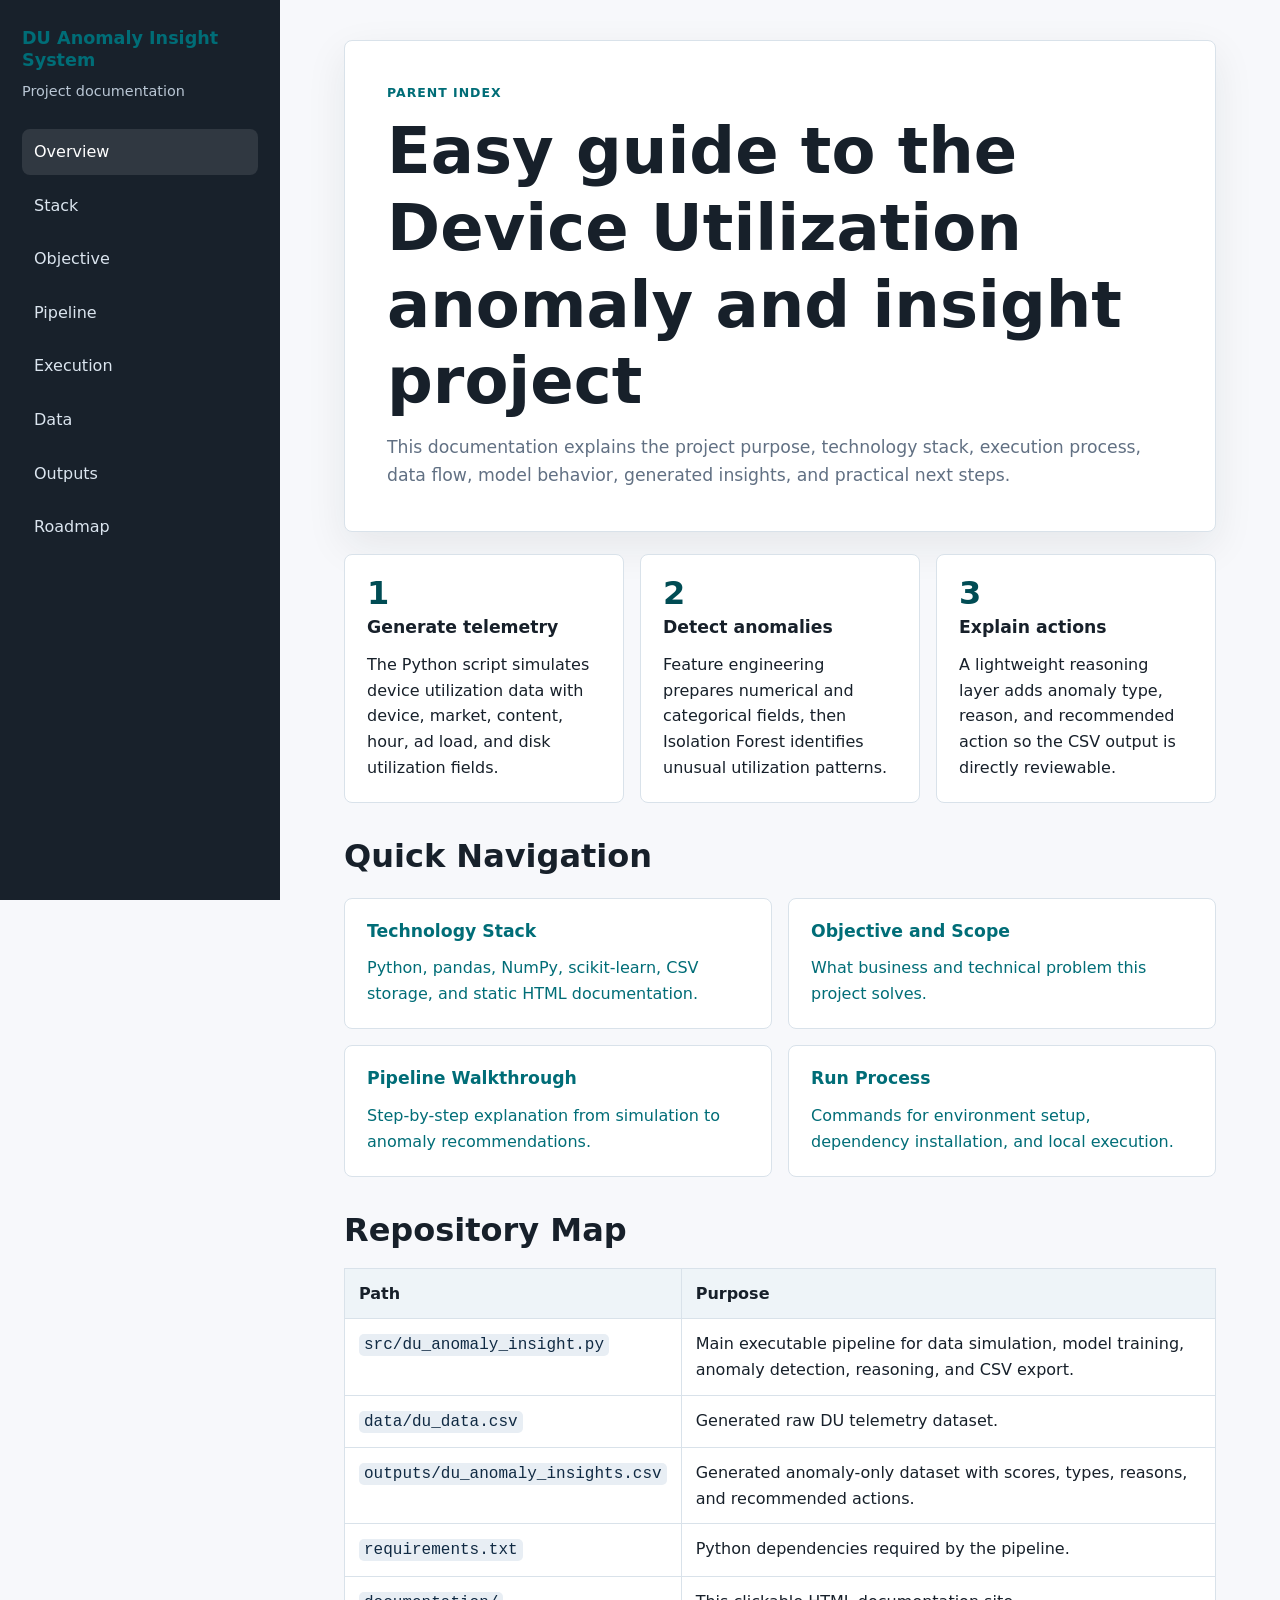
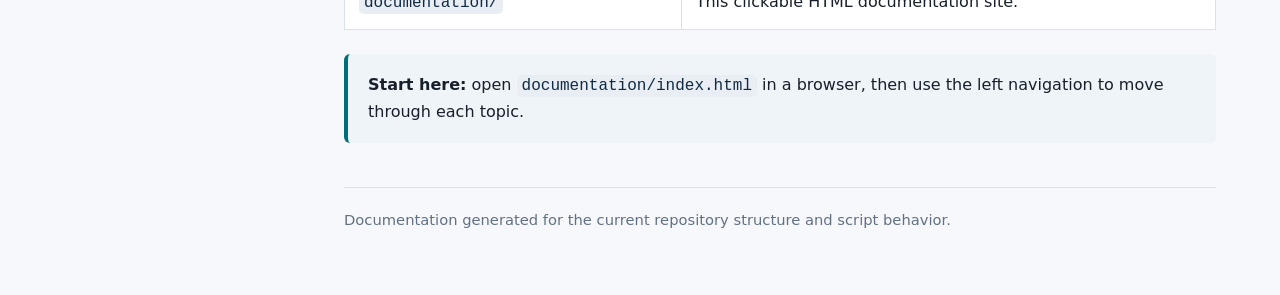
<file: documentation/index.html>
<!doctype html>
<html lang="en">
  <head>
    <meta charset="utf-8">
    <meta name="viewport" content="width=device-width, initial-scale=1">
    <title>Device Anomaly Insight System Documentation</title>
    <link rel="stylesheet" href="assets/styles.css">
  </head>
  <body>
    <div class="shell">
      <aside class="sidebar">
        <a class="brand" href="index.html">
          <strong>DU Anomaly Insight System</strong>
          <span>Project documentation</span>
        </a>
        <nav class="nav" aria-label="Documentation">
          <a class="active" href="index.html">Overview</a>
          <a href="stack.html">Stack</a>
          <a href="objective.html">Objective</a>
          <a href="pipeline.html">Pipeline</a>
          <a href="execution.html">Execution</a>
          <a href="data.html">Data</a>
          <a href="outputs.html">Outputs</a>
          <a href="roadmap.html">Roadmap</a>
        </nav>
      </aside>

      <main class="content">
        <section class="hero">
          <p class="eyebrow">Parent index</p>
          <h1>Easy guide to the Device Utilization anomaly and insight project</h1>
          <p class="lead">
            This documentation explains the project purpose, technology stack, execution process,
            data flow, model behavior, generated insights, and practical next steps.
          </p>
        </section>

        <section class="grid three">
          <article class="card">
            <span class="metric">1</span>
            <h3>Generate telemetry</h3>
            <p>The Python script simulates device utilization data with device, market, content, hour, ad load, and disk utilization fields.</p>
          </article>
          <article class="card">
            <span class="metric">2</span>
            <h3>Detect anomalies</h3>
            <p>Feature engineering prepares numerical and categorical fields, then Isolation Forest identifies unusual utilization patterns.</p>
          </article>
          <article class="card">
            <span class="metric">3</span>
            <h3>Explain actions</h3>
            <p>A lightweight reasoning layer adds anomaly type, reason, and recommended action so the CSV output is directly reviewable.</p>
          </article>
        </section>

        <h2>Quick Navigation</h2>
        <div class="grid two">
          <a class="card" href="stack.html">
            <h3>Technology Stack</h3>
            <p>Python, pandas, NumPy, scikit-learn, CSV storage, and static HTML documentation.</p>
          </a>
          <a class="card" href="objective.html">
            <h3>Objective and Scope</h3>
            <p>What business and technical problem this project solves.</p>
          </a>
          <a class="card" href="pipeline.html">
            <h3>Pipeline Walkthrough</h3>
            <p>Step-by-step explanation from simulation to anomaly recommendations.</p>
          </a>
          <a class="card" href="execution.html">
            <h3>Run Process</h3>
            <p>Commands for environment setup, dependency installation, and local execution.</p>
          </a>
        </div>

        <h2>Repository Map</h2>
        <table>
          <thead>
            <tr>
              <th>Path</th>
              <th>Purpose</th>
            </tr>
          </thead>
          <tbody>
            <tr>
              <td><code>src/du_anomaly_insight.py</code></td>
              <td>Main executable pipeline for data simulation, model training, anomaly detection, reasoning, and CSV export.</td>
            </tr>
            <tr>
              <td><code>data/du_data.csv</code></td>
              <td>Generated raw DU telemetry dataset.</td>
            </tr>
            <tr>
              <td><code>outputs/du_anomaly_insights.csv</code></td>
              <td>Generated anomaly-only dataset with scores, types, reasons, and recommended actions.</td>
            </tr>
            <tr>
              <td><code>requirements.txt</code></td>
              <td>Python dependencies required by the pipeline.</td>
            </tr>
            <tr>
              <td><code>documentation/</code></td>
              <td>This clickable HTML documentation site.</td>
            </tr>
          </tbody>
        </table>

        <div class="callout">
          <strong>Start here:</strong> open <code>documentation/index.html</code> in a browser, then use the left navigation to move through each topic.
        </div>

        <p class="footer">Documentation generated for the current repository structure and script behavior.</p>
      </main>
    </div>
  </body>
</html>
</file>
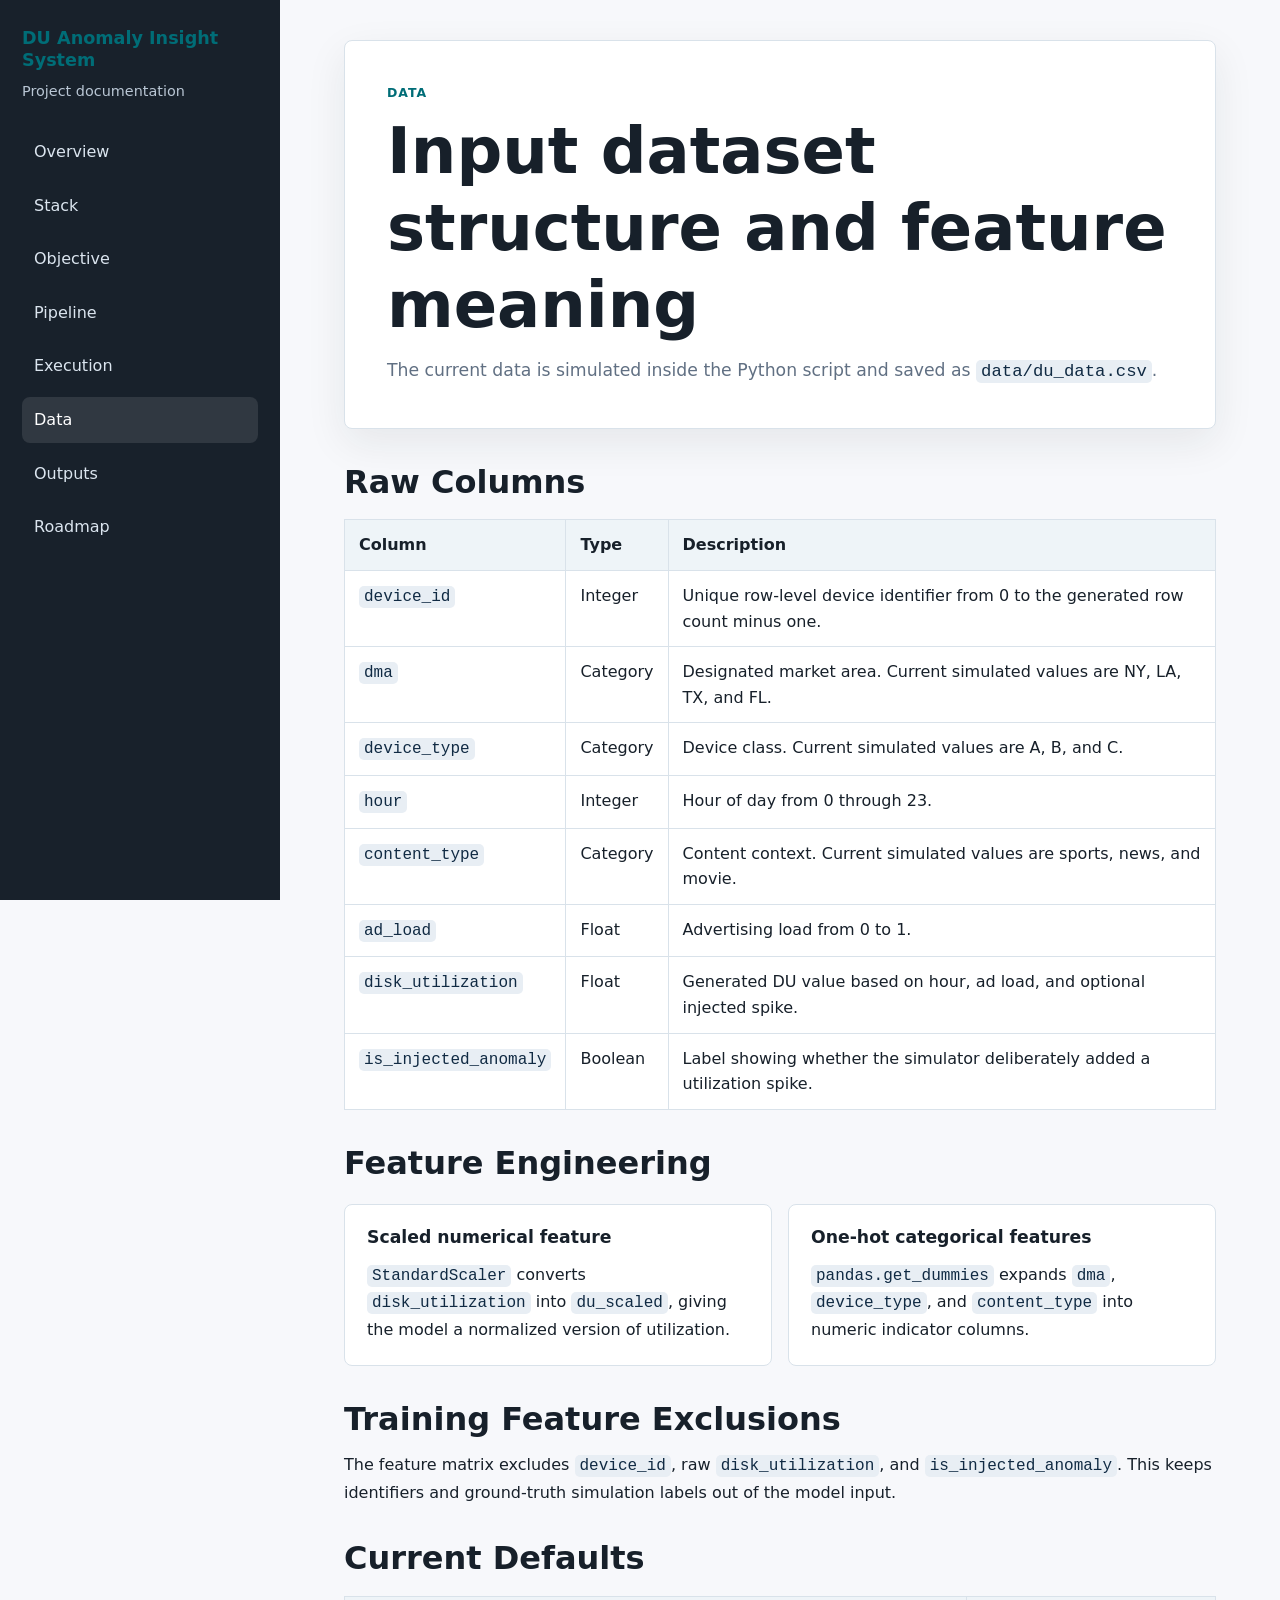
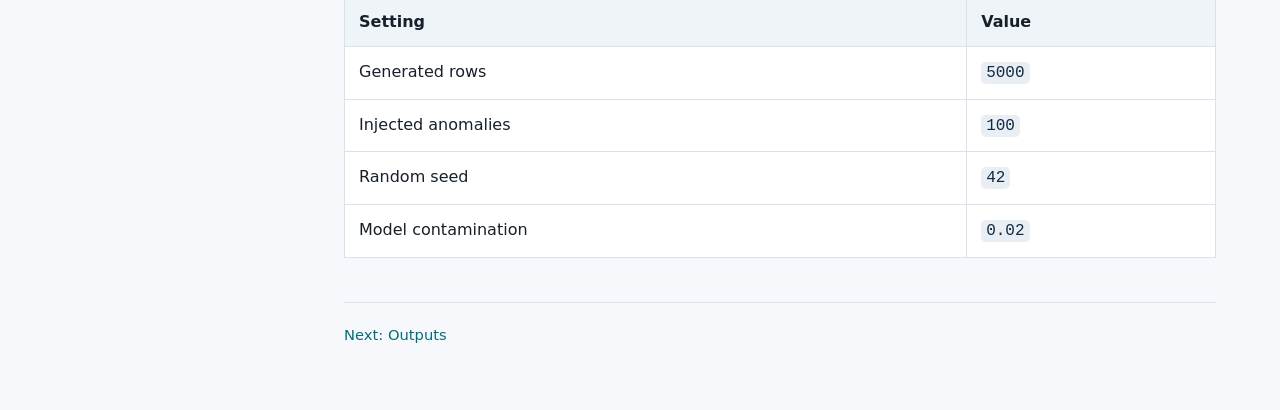
<file: documentation/data.html>
<!doctype html>
<html lang="en">
  <head>
    <meta charset="utf-8">
    <meta name="viewport" content="width=device-width, initial-scale=1">
    <title>Data Guide</title>
    <link rel="stylesheet" href="assets/styles.css">
  </head>
  <body>
    <div class="shell">
      <aside class="sidebar">
        <a class="brand" href="index.html"><strong>DU Anomaly Insight System</strong><span>Project documentation</span></a>
        <nav class="nav" aria-label="Documentation">
          <a href="index.html">Overview</a>
          <a href="stack.html">Stack</a>
          <a href="objective.html">Objective</a>
          <a href="pipeline.html">Pipeline</a>
          <a href="execution.html">Execution</a>
          <a class="active" href="data.html">Data</a>
          <a href="outputs.html">Outputs</a>
          <a href="roadmap.html">Roadmap</a>
        </nav>
      </aside>
      <main class="content">
        <section class="hero">
          <p class="eyebrow">Data</p>
          <h1>Input dataset structure and feature meaning</h1>
          <p class="lead">The current data is simulated inside the Python script and saved as <code>data/du_data.csv</code>.</p>
        </section>

        <h2>Raw Columns</h2>
        <table>
          <thead>
            <tr>
              <th>Column</th>
              <th>Type</th>
              <th>Description</th>
            </tr>
          </thead>
          <tbody>
            <tr><td><code>device_id</code></td><td>Integer</td><td>Unique row-level device identifier from 0 to the generated row count minus one.</td></tr>
            <tr><td><code>dma</code></td><td>Category</td><td>Designated market area. Current simulated values are NY, LA, TX, and FL.</td></tr>
            <tr><td><code>device_type</code></td><td>Category</td><td>Device class. Current simulated values are A, B, and C.</td></tr>
            <tr><td><code>hour</code></td><td>Integer</td><td>Hour of day from 0 through 23.</td></tr>
            <tr><td><code>content_type</code></td><td>Category</td><td>Content context. Current simulated values are sports, news, and movie.</td></tr>
            <tr><td><code>ad_load</code></td><td>Float</td><td>Advertising load from 0 to 1.</td></tr>
            <tr><td><code>disk_utilization</code></td><td>Float</td><td>Generated DU value based on hour, ad load, and optional injected spike.</td></tr>
            <tr><td><code>is_injected_anomaly</code></td><td>Boolean</td><td>Label showing whether the simulator deliberately added a utilization spike.</td></tr>
          </tbody>
        </table>

        <h2>Feature Engineering</h2>
        <div class="grid two">
          <article class="card">
            <h3>Scaled numerical feature</h3>
            <p><code>StandardScaler</code> converts <code>disk_utilization</code> into <code>du_scaled</code>, giving the model a normalized version of utilization.</p>
          </article>
          <article class="card">
            <h3>One-hot categorical features</h3>
            <p><code>pandas.get_dummies</code> expands <code>dma</code>, <code>device_type</code>, and <code>content_type</code> into numeric indicator columns.</p>
          </article>
        </div>

        <h2>Training Feature Exclusions</h2>
        <p>The feature matrix excludes <code>device_id</code>, raw <code>disk_utilization</code>, and <code>is_injected_anomaly</code>. This keeps identifiers and ground-truth simulation labels out of the model input.</p>

        <h2>Current Defaults</h2>
        <table>
          <thead>
            <tr>
              <th>Setting</th>
              <th>Value</th>
            </tr>
          </thead>
          <tbody>
            <tr><td>Generated rows</td><td><code>5000</code></td></tr>
            <tr><td>Injected anomalies</td><td><code>100</code></td></tr>
            <tr><td>Random seed</td><td><code>42</code></td></tr>
            <tr><td>Model contamination</td><td><code>0.02</code></td></tr>
          </tbody>
        </table>

        <p class="footer"><a href="outputs.html">Next: Outputs</a></p>
      </main>
    </div>
  </body>
</html>
</file>
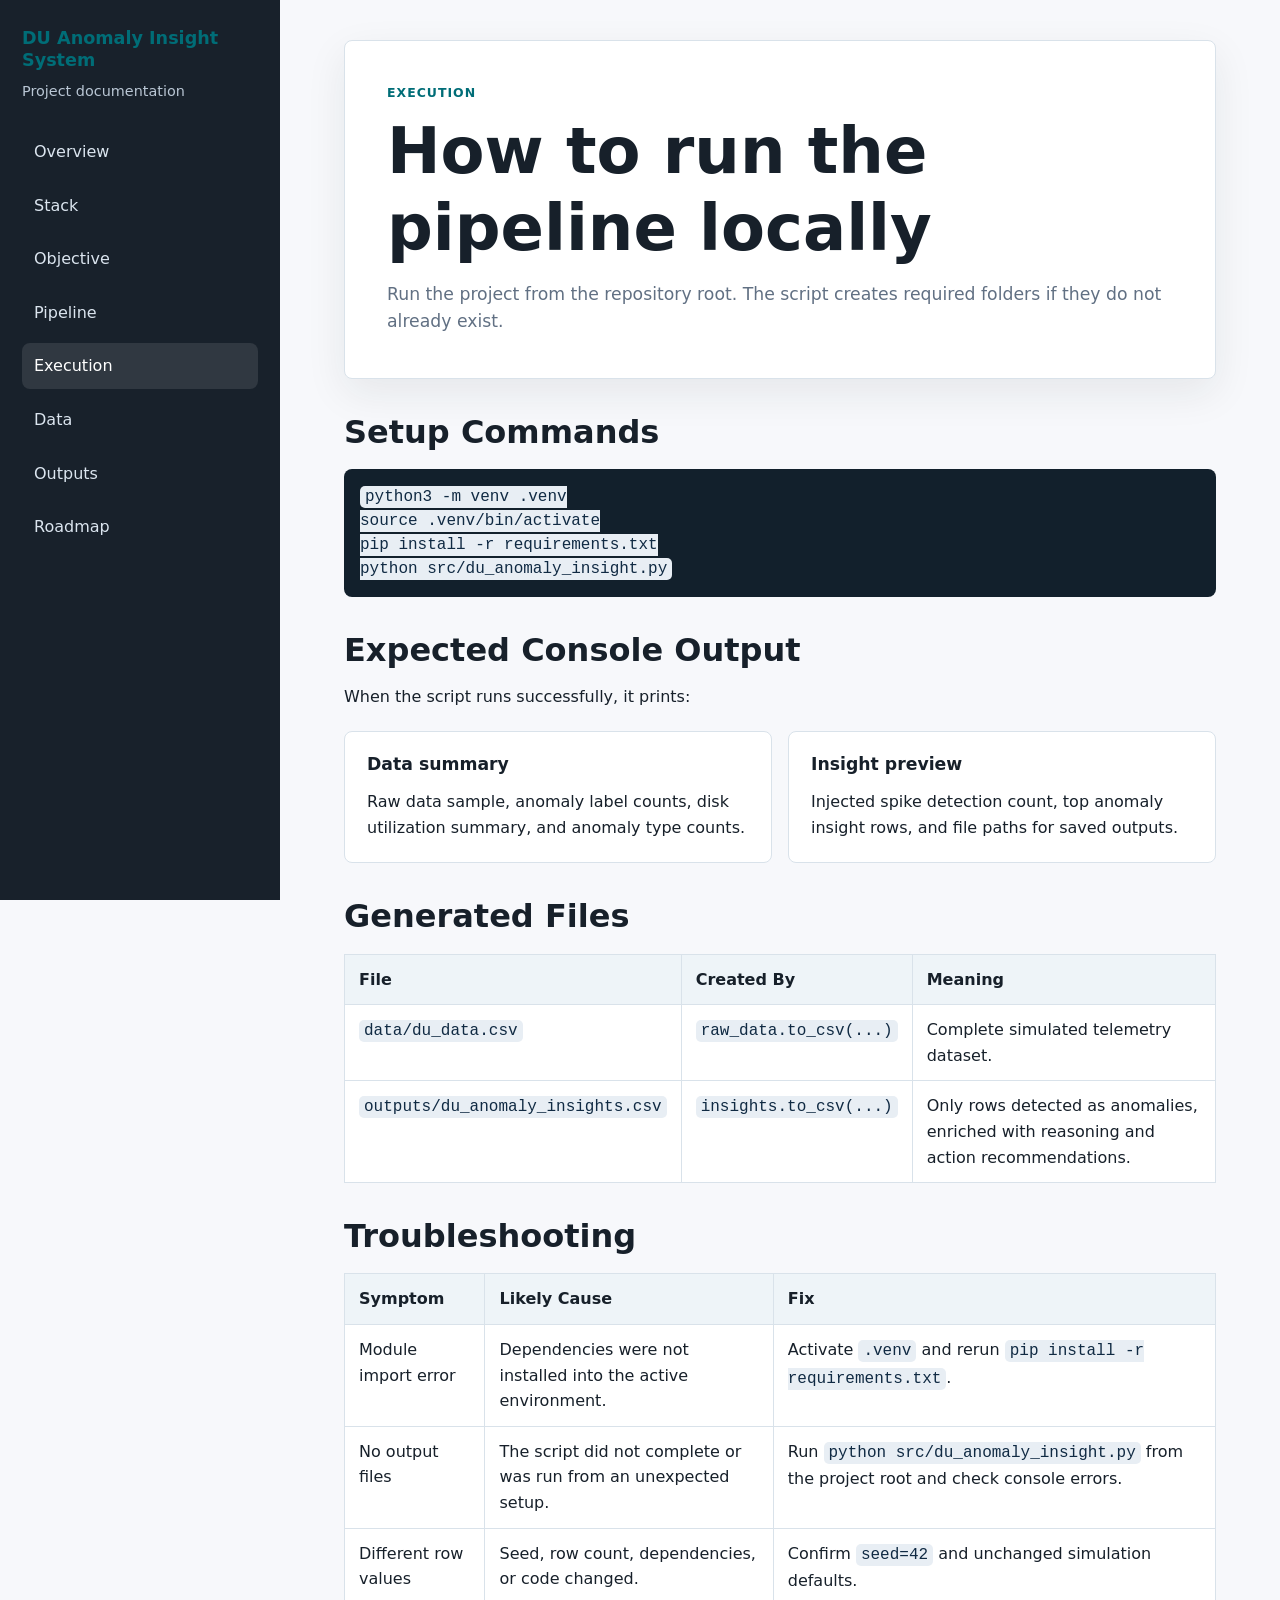
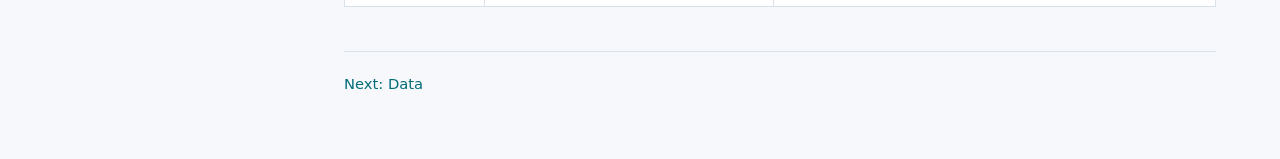
<file: documentation/execution.html>
<!doctype html>
<html lang="en">
  <head>
    <meta charset="utf-8">
    <meta name="viewport" content="width=device-width, initial-scale=1">
    <title>Execution Process</title>
    <link rel="stylesheet" href="assets/styles.css">
  </head>
  <body>
    <div class="shell">
      <aside class="sidebar">
        <a class="brand" href="index.html"><strong>DU Anomaly Insight System</strong><span>Project documentation</span></a>
        <nav class="nav" aria-label="Documentation">
          <a href="index.html">Overview</a>
          <a href="stack.html">Stack</a>
          <a href="objective.html">Objective</a>
          <a href="pipeline.html">Pipeline</a>
          <a class="active" href="execution.html">Execution</a>
          <a href="data.html">Data</a>
          <a href="outputs.html">Outputs</a>
          <a href="roadmap.html">Roadmap</a>
        </nav>
      </aside>
      <main class="content">
        <section class="hero">
          <p class="eyebrow">Execution</p>
          <h1>How to run the pipeline locally</h1>
          <p class="lead">Run the project from the repository root. The script creates required folders if they do not already exist.</p>
        </section>

        <h2>Setup Commands</h2>
        <pre><code>python3 -m venv .venv
source .venv/bin/activate
pip install -r requirements.txt
python src/du_anomaly_insight.py</code></pre>

        <h2>Expected Console Output</h2>
        <p>When the script runs successfully, it prints:</p>
        <div class="grid two">
          <article class="card">
            <h3>Data summary</h3>
            <p>Raw data sample, anomaly label counts, disk utilization summary, and anomaly type counts.</p>
          </article>
          <article class="card">
            <h3>Insight preview</h3>
            <p>Injected spike detection count, top anomaly insight rows, and file paths for saved outputs.</p>
          </article>
        </div>

        <h2>Generated Files</h2>
        <table>
          <thead>
            <tr>
              <th>File</th>
              <th>Created By</th>
              <th>Meaning</th>
            </tr>
          </thead>
          <tbody>
            <tr>
              <td><code>data/du_data.csv</code></td>
              <td><code>raw_data.to_csv(...)</code></td>
              <td>Complete simulated telemetry dataset.</td>
            </tr>
            <tr>
              <td><code>outputs/du_anomaly_insights.csv</code></td>
              <td><code>insights.to_csv(...)</code></td>
              <td>Only rows detected as anomalies, enriched with reasoning and action recommendations.</td>
            </tr>
          </tbody>
        </table>

        <h2>Troubleshooting</h2>
        <table>
          <thead>
            <tr>
              <th>Symptom</th>
              <th>Likely Cause</th>
              <th>Fix</th>
            </tr>
          </thead>
          <tbody>
            <tr>
              <td>Module import error</td>
              <td>Dependencies were not installed into the active environment.</td>
              <td>Activate <code>.venv</code> and rerun <code>pip install -r requirements.txt</code>.</td>
            </tr>
            <tr>
              <td>No output files</td>
              <td>The script did not complete or was run from an unexpected setup.</td>
              <td>Run <code>python src/du_anomaly_insight.py</code> from the project root and check console errors.</td>
            </tr>
            <tr>
              <td>Different row values</td>
              <td>Seed, row count, dependencies, or code changed.</td>
              <td>Confirm <code>seed=42</code> and unchanged simulation defaults.</td>
            </tr>
          </tbody>
        </table>

        <p class="footer"><a href="data.html">Next: Data</a></p>
      </main>
    </div>
  </body>
</html>
</file>
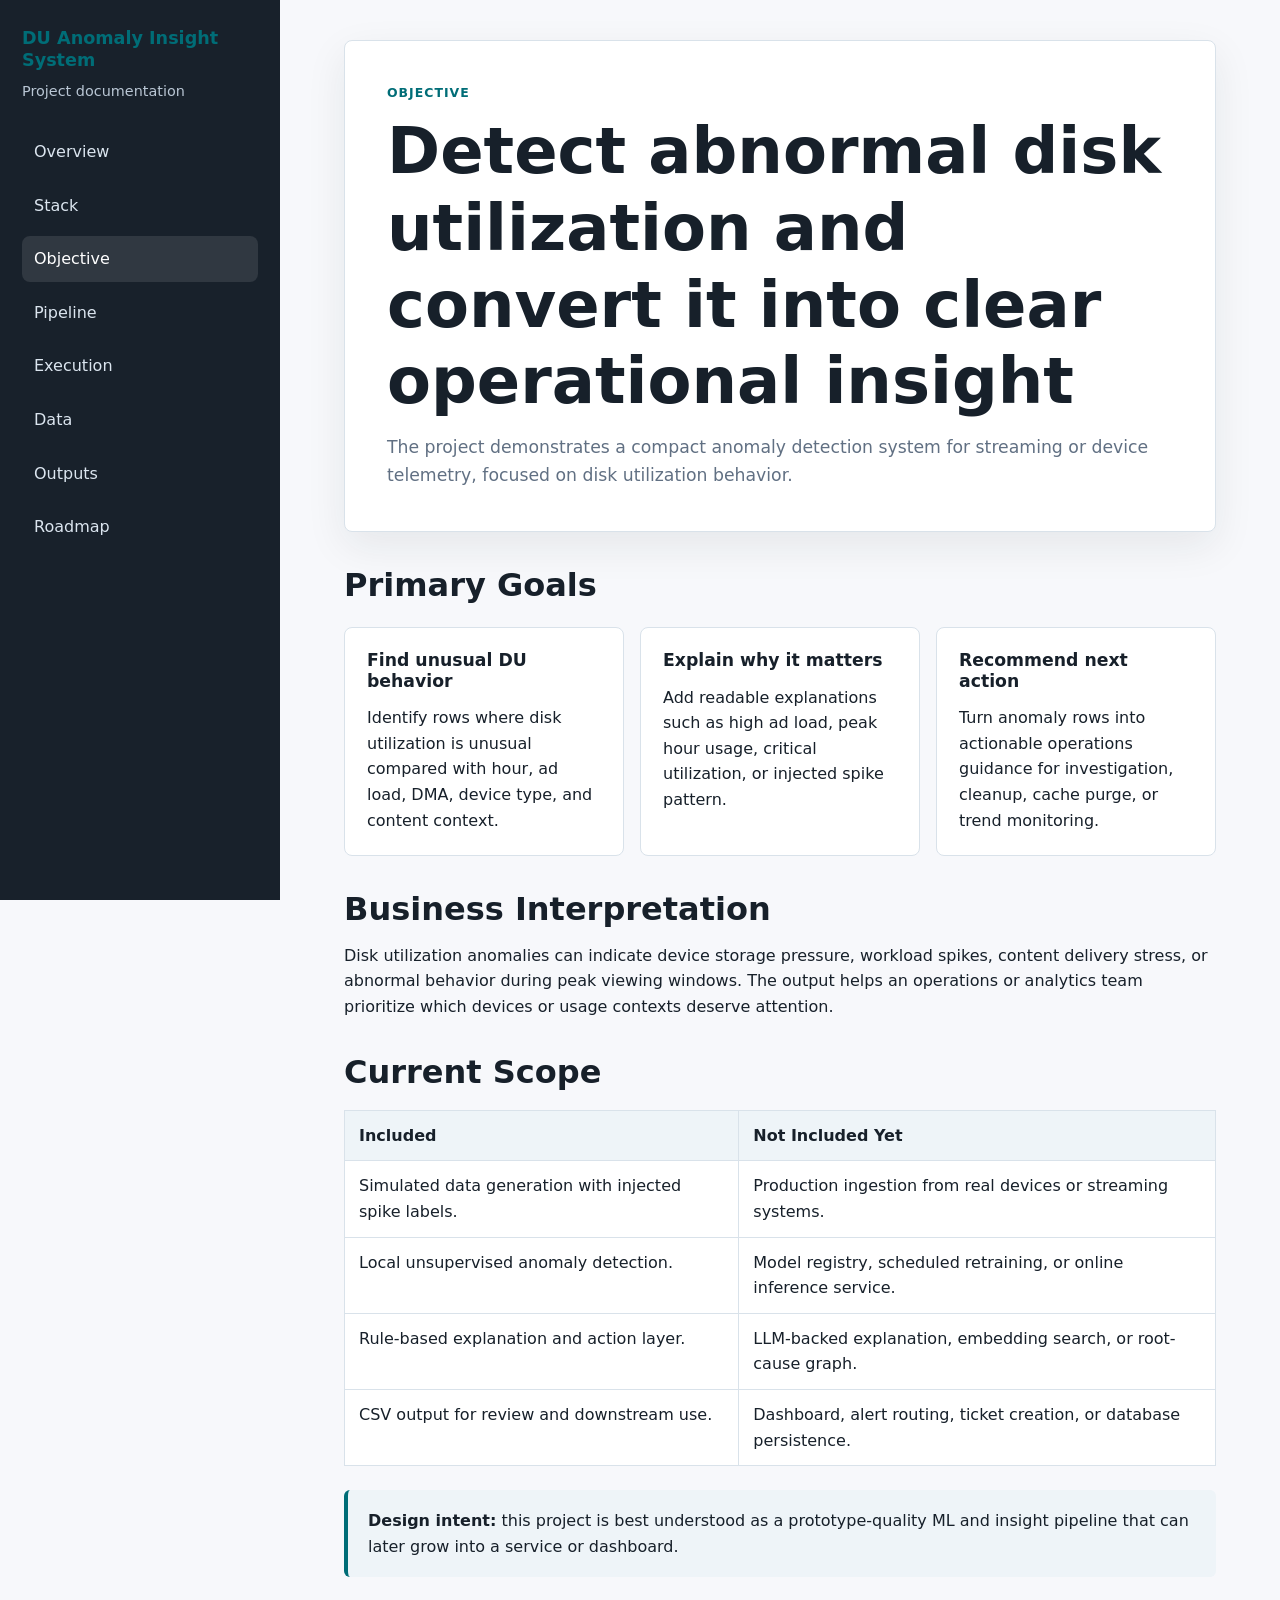
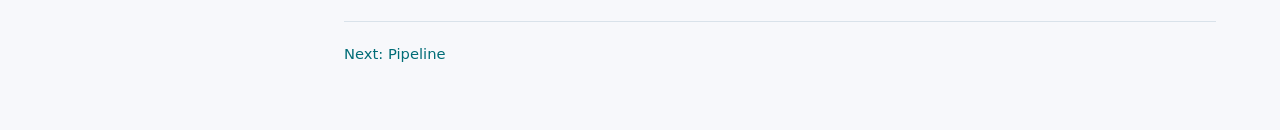
<file: documentation/objective.html>
<!doctype html>
<html lang="en">
  <head>
    <meta charset="utf-8">
    <meta name="viewport" content="width=device-width, initial-scale=1">
    <title>Objective and Scope</title>
    <link rel="stylesheet" href="assets/styles.css">
  </head>
  <body>
    <div class="shell">
      <aside class="sidebar">
        <a class="brand" href="index.html"><strong>DU Anomaly Insight System</strong><span>Project documentation</span></a>
        <nav class="nav" aria-label="Documentation">
          <a href="index.html">Overview</a>
          <a href="stack.html">Stack</a>
          <a class="active" href="objective.html">Objective</a>
          <a href="pipeline.html">Pipeline</a>
          <a href="execution.html">Execution</a>
          <a href="data.html">Data</a>
          <a href="outputs.html">Outputs</a>
          <a href="roadmap.html">Roadmap</a>
        </nav>
      </aside>
      <main class="content">
        <section class="hero">
          <p class="eyebrow">Objective</p>
          <h1>Detect abnormal disk utilization and convert it into clear operational insight</h1>
          <p class="lead">The project demonstrates a compact anomaly detection system for streaming or device telemetry, focused on disk utilization behavior.</p>
        </section>

        <h2>Primary Goals</h2>
        <div class="grid three">
          <article class="card">
            <h3>Find unusual DU behavior</h3>
            <p>Identify rows where disk utilization is unusual compared with hour, ad load, DMA, device type, and content context.</p>
          </article>
          <article class="card">
            <h3>Explain why it matters</h3>
            <p>Add readable explanations such as high ad load, peak hour usage, critical utilization, or injected spike pattern.</p>
          </article>
          <article class="card">
            <h3>Recommend next action</h3>
            <p>Turn anomaly rows into actionable operations guidance for investigation, cleanup, cache purge, or trend monitoring.</p>
          </article>
        </div>

        <h2>Business Interpretation</h2>
        <p>
          Disk utilization anomalies can indicate device storage pressure, workload spikes, content delivery stress, or abnormal behavior during peak viewing windows.
          The output helps an operations or analytics team prioritize which devices or usage contexts deserve attention.
        </p>

        <h2>Current Scope</h2>
        <table>
          <thead>
            <tr>
              <th>Included</th>
              <th>Not Included Yet</th>
            </tr>
          </thead>
          <tbody>
            <tr>
              <td>Simulated data generation with injected spike labels.</td>
              <td>Production ingestion from real devices or streaming systems.</td>
            </tr>
            <tr>
              <td>Local unsupervised anomaly detection.</td>
              <td>Model registry, scheduled retraining, or online inference service.</td>
            </tr>
            <tr>
              <td>Rule-based explanation and action layer.</td>
              <td>LLM-backed explanation, embedding search, or root-cause graph.</td>
            </tr>
            <tr>
              <td>CSV output for review and downstream use.</td>
              <td>Dashboard, alert routing, ticket creation, or database persistence.</td>
            </tr>
          </tbody>
        </table>

        <div class="callout">
          <strong>Design intent:</strong> this project is best understood as a prototype-quality ML and insight pipeline that can later grow into a service or dashboard.
        </div>

        <p class="footer"><a href="pipeline.html">Next: Pipeline</a></p>
      </main>
    </div>
  </body>
</html>
</file>
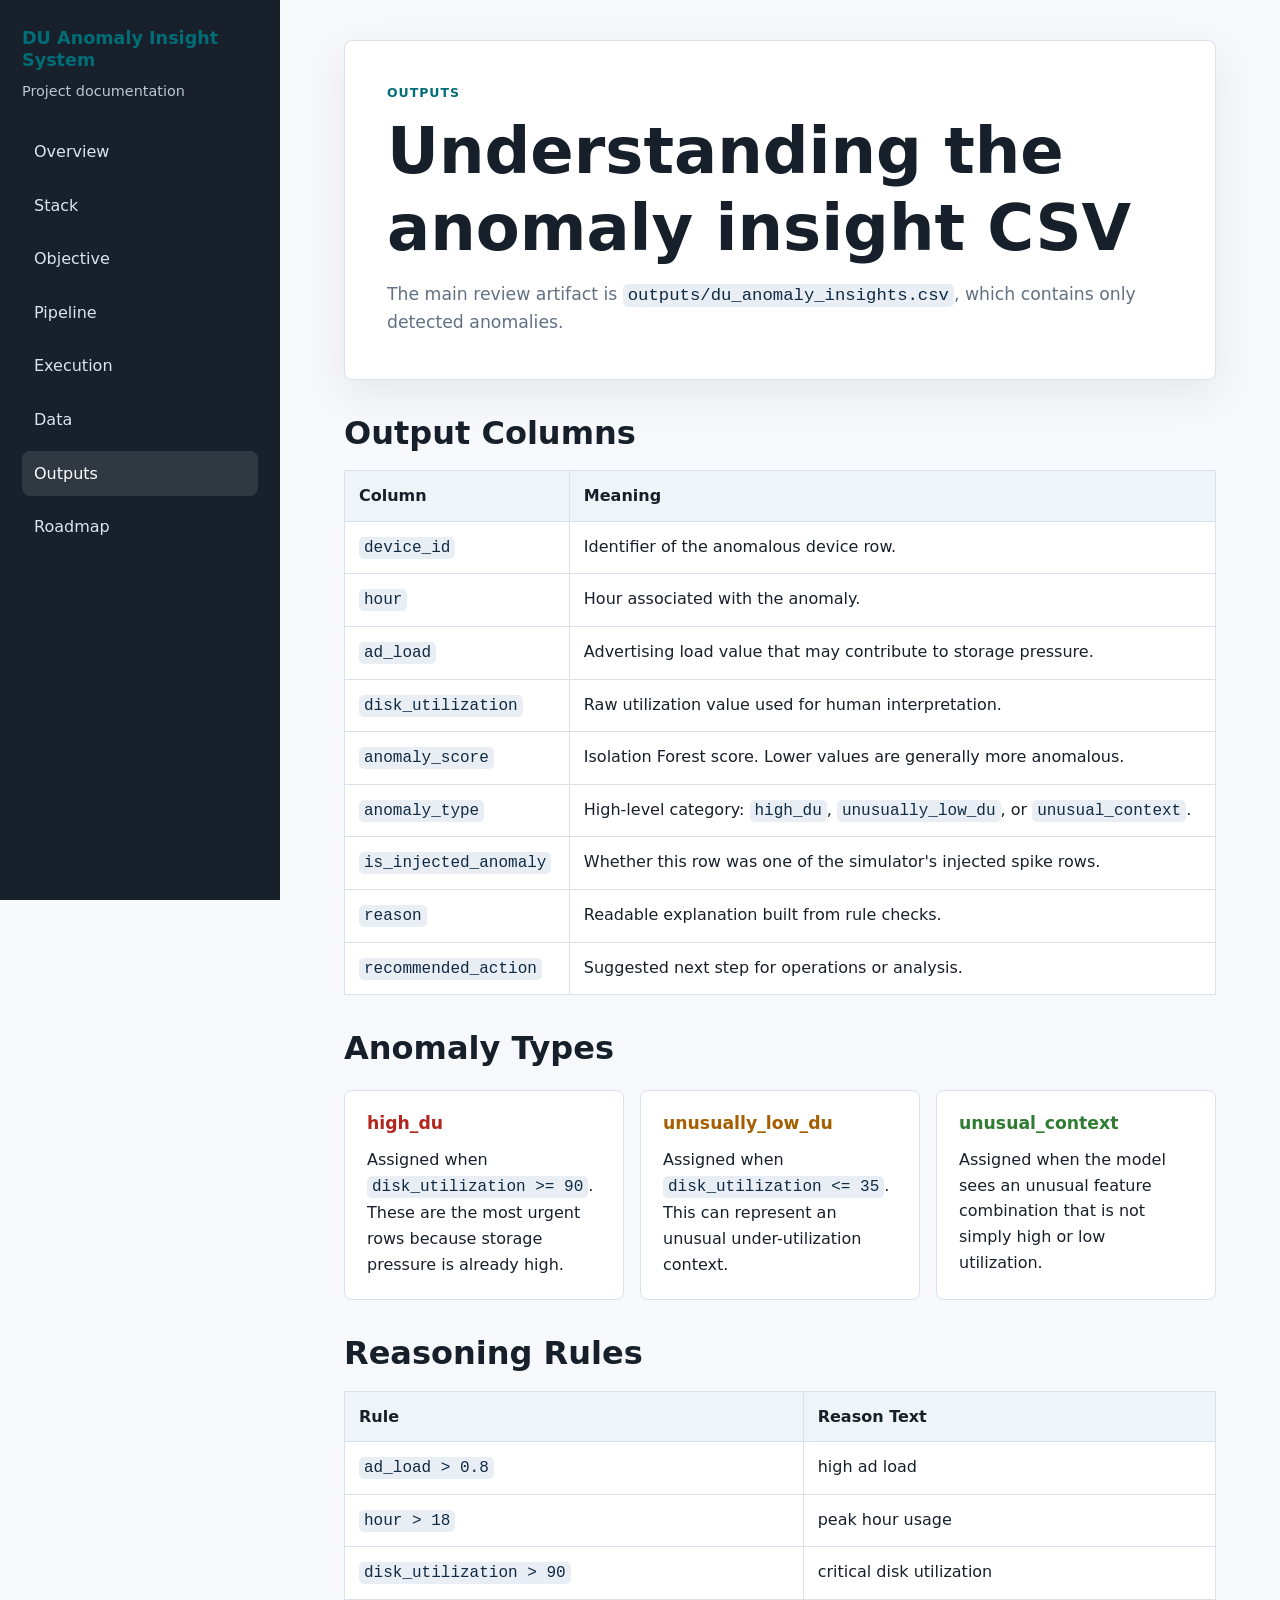
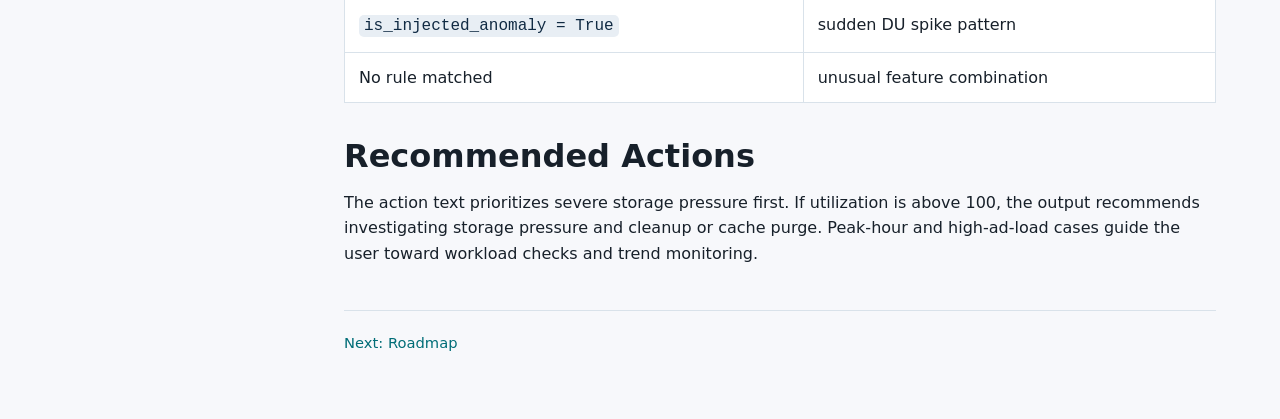
<file: documentation/outputs.html>
<!doctype html>
<html lang="en">
  <head>
    <meta charset="utf-8">
    <meta name="viewport" content="width=device-width, initial-scale=1">
    <title>Outputs and Insights</title>
    <link rel="stylesheet" href="assets/styles.css">
  </head>
  <body>
    <div class="shell">
      <aside class="sidebar">
        <a class="brand" href="index.html"><strong>DU Anomaly Insight System</strong><span>Project documentation</span></a>
        <nav class="nav" aria-label="Documentation">
          <a href="index.html">Overview</a>
          <a href="stack.html">Stack</a>
          <a href="objective.html">Objective</a>
          <a href="pipeline.html">Pipeline</a>
          <a href="execution.html">Execution</a>
          <a href="data.html">Data</a>
          <a class="active" href="outputs.html">Outputs</a>
          <a href="roadmap.html">Roadmap</a>
        </nav>
      </aside>
      <main class="content">
        <section class="hero">
          <p class="eyebrow">Outputs</p>
          <h1>Understanding the anomaly insight CSV</h1>
          <p class="lead">The main review artifact is <code>outputs/du_anomaly_insights.csv</code>, which contains only detected anomalies.</p>
        </section>

        <h2>Output Columns</h2>
        <table>
          <thead>
            <tr>
              <th>Column</th>
              <th>Meaning</th>
            </tr>
          </thead>
          <tbody>
            <tr><td><code>device_id</code></td><td>Identifier of the anomalous device row.</td></tr>
            <tr><td><code>hour</code></td><td>Hour associated with the anomaly.</td></tr>
            <tr><td><code>ad_load</code></td><td>Advertising load value that may contribute to storage pressure.</td></tr>
            <tr><td><code>disk_utilization</code></td><td>Raw utilization value used for human interpretation.</td></tr>
            <tr><td><code>anomaly_score</code></td><td>Isolation Forest score. Lower values are generally more anomalous.</td></tr>
            <tr><td><code>anomaly_type</code></td><td>High-level category: <code>high_du</code>, <code>unusually_low_du</code>, or <code>unusual_context</code>.</td></tr>
            <tr><td><code>is_injected_anomaly</code></td><td>Whether this row was one of the simulator's injected spike rows.</td></tr>
            <tr><td><code>reason</code></td><td>Readable explanation built from rule checks.</td></tr>
            <tr><td><code>recommended_action</code></td><td>Suggested next step for operations or analysis.</td></tr>
          </tbody>
        </table>

        <h2>Anomaly Types</h2>
        <div class="grid three">
          <article class="card">
            <h3><span class="status-danger">high_du</span></h3>
            <p>Assigned when <code>disk_utilization &gt;= 90</code>. These are the most urgent rows because storage pressure is already high.</p>
          </article>
          <article class="card">
            <h3><span class="status-warn">unusually_low_du</span></h3>
            <p>Assigned when <code>disk_utilization &lt;= 35</code>. This can represent an unusual under-utilization context.</p>
          </article>
          <article class="card">
            <h3><span class="status-good">unusual_context</span></h3>
            <p>Assigned when the model sees an unusual feature combination that is not simply high or low utilization.</p>
          </article>
        </div>

        <h2>Reasoning Rules</h2>
        <table>
          <thead>
            <tr>
              <th>Rule</th>
              <th>Reason Text</th>
            </tr>
          </thead>
          <tbody>
            <tr><td><code>ad_load &gt; 0.8</code></td><td>high ad load</td></tr>
            <tr><td><code>hour &gt; 18</code></td><td>peak hour usage</td></tr>
            <tr><td><code>disk_utilization &gt; 90</code></td><td>critical disk utilization</td></tr>
            <tr><td><code>is_injected_anomaly = True</code></td><td>sudden DU spike pattern</td></tr>
            <tr><td>No rule matched</td><td>unusual feature combination</td></tr>
          </tbody>
        </table>

        <h2>Recommended Actions</h2>
        <p>
          The action text prioritizes severe storage pressure first. If utilization is above 100, the output recommends investigating storage pressure and cleanup or cache purge.
          Peak-hour and high-ad-load cases guide the user toward workload checks and trend monitoring.
        </p>

        <p class="footer"><a href="roadmap.html">Next: Roadmap</a></p>
      </main>
    </div>
  </body>
</html>
</file>
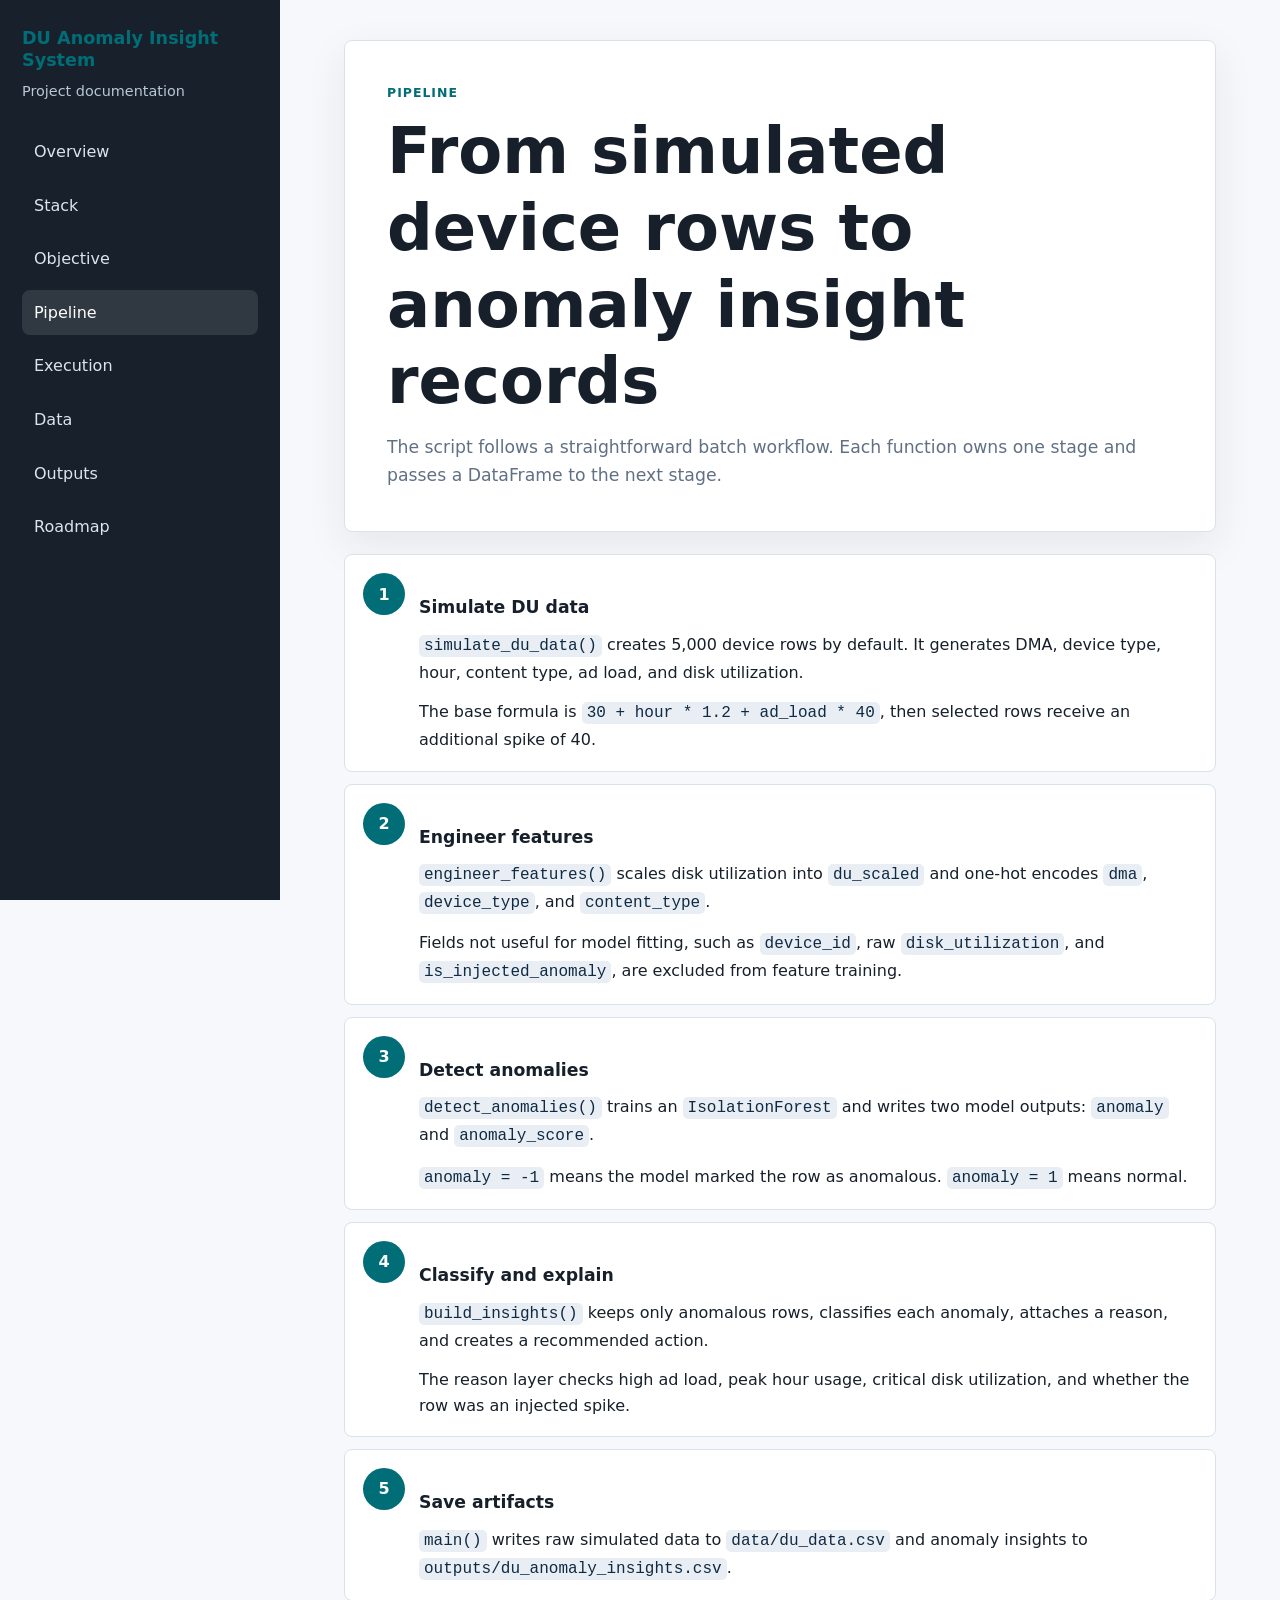
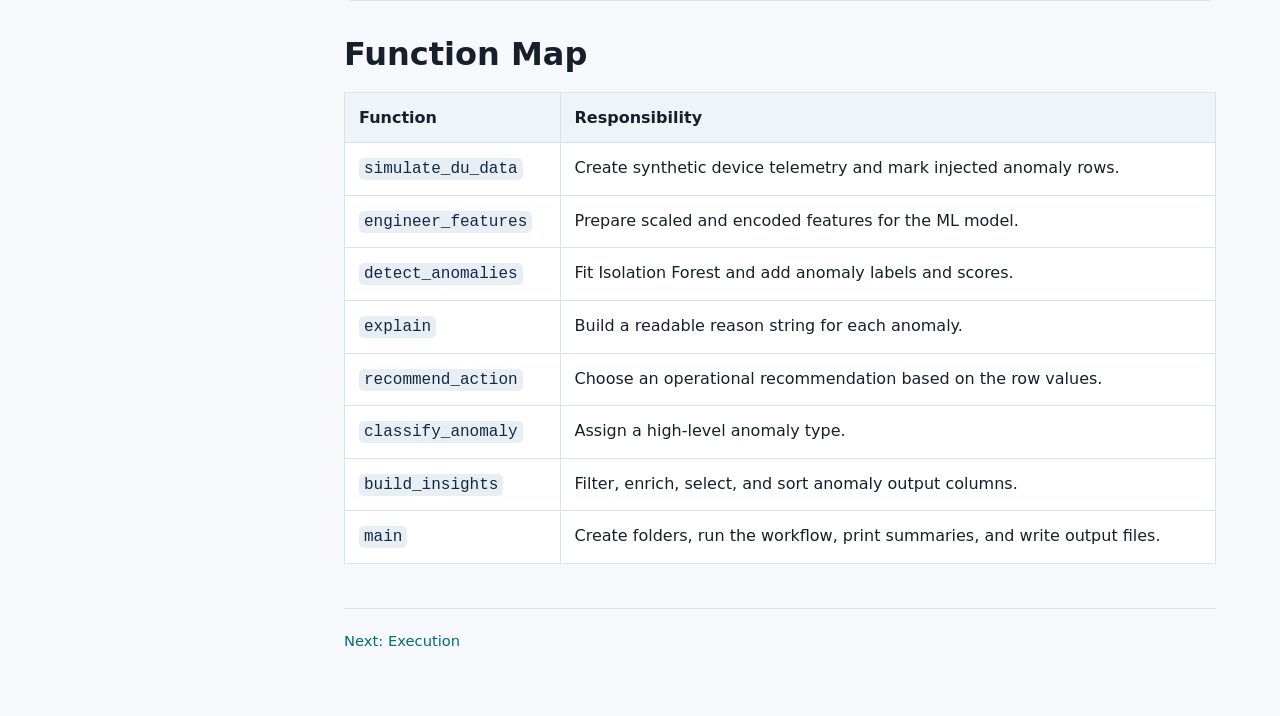
<file: documentation/pipeline.html>
<!doctype html>
<html lang="en">
  <head>
    <meta charset="utf-8">
    <meta name="viewport" content="width=device-width, initial-scale=1">
    <title>Pipeline Walkthrough</title>
    <link rel="stylesheet" href="assets/styles.css">
  </head>
  <body>
    <div class="shell">
      <aside class="sidebar">
        <a class="brand" href="index.html"><strong>DU Anomaly Insight System</strong><span>Project documentation</span></a>
        <nav class="nav" aria-label="Documentation">
          <a href="index.html">Overview</a>
          <a href="stack.html">Stack</a>
          <a href="objective.html">Objective</a>
          <a class="active" href="pipeline.html">Pipeline</a>
          <a href="execution.html">Execution</a>
          <a href="data.html">Data</a>
          <a href="outputs.html">Outputs</a>
          <a href="roadmap.html">Roadmap</a>
        </nav>
      </aside>
      <main class="content">
        <section class="hero">
          <p class="eyebrow">Pipeline</p>
          <h1>From simulated device rows to anomaly insight records</h1>
          <p class="lead">The script follows a straightforward batch workflow. Each function owns one stage and passes a DataFrame to the next stage.</p>
        </section>

        <div class="flow">
          <article class="flow-step">
            <div class="number">1</div>
            <div>
              <h3>Simulate DU data</h3>
              <p><code>simulate_du_data()</code> creates 5,000 device rows by default. It generates DMA, device type, hour, content type, ad load, and disk utilization.</p>
              <p>The base formula is <code>30 + hour * 1.2 + ad_load * 40</code>, then selected rows receive an additional spike of 40.</p>
            </div>
          </article>
          <article class="flow-step">
            <div class="number">2</div>
            <div>
              <h3>Engineer features</h3>
              <p><code>engineer_features()</code> scales disk utilization into <code>du_scaled</code> and one-hot encodes <code>dma</code>, <code>device_type</code>, and <code>content_type</code>.</p>
              <p>Fields not useful for model fitting, such as <code>device_id</code>, raw <code>disk_utilization</code>, and <code>is_injected_anomaly</code>, are excluded from feature training.</p>
            </div>
          </article>
          <article class="flow-step">
            <div class="number">3</div>
            <div>
              <h3>Detect anomalies</h3>
              <p><code>detect_anomalies()</code> trains an <code>IsolationForest</code> and writes two model outputs: <code>anomaly</code> and <code>anomaly_score</code>.</p>
              <p><code>anomaly = -1</code> means the model marked the row as anomalous. <code>anomaly = 1</code> means normal.</p>
            </div>
          </article>
          <article class="flow-step">
            <div class="number">4</div>
            <div>
              <h3>Classify and explain</h3>
              <p><code>build_insights()</code> keeps only anomalous rows, classifies each anomaly, attaches a reason, and creates a recommended action.</p>
              <p>The reason layer checks high ad load, peak hour usage, critical disk utilization, and whether the row was an injected spike.</p>
            </div>
          </article>
          <article class="flow-step">
            <div class="number">5</div>
            <div>
              <h3>Save artifacts</h3>
              <p><code>main()</code> writes raw simulated data to <code>data/du_data.csv</code> and anomaly insights to <code>outputs/du_anomaly_insights.csv</code>.</p>
            </div>
          </article>
        </div>

        <h2>Function Map</h2>
        <table>
          <thead>
            <tr>
              <th>Function</th>
              <th>Responsibility</th>
            </tr>
          </thead>
          <tbody>
            <tr><td><code>simulate_du_data</code></td><td>Create synthetic device telemetry and mark injected anomaly rows.</td></tr>
            <tr><td><code>engineer_features</code></td><td>Prepare scaled and encoded features for the ML model.</td></tr>
            <tr><td><code>detect_anomalies</code></td><td>Fit Isolation Forest and add anomaly labels and scores.</td></tr>
            <tr><td><code>explain</code></td><td>Build a readable reason string for each anomaly.</td></tr>
            <tr><td><code>recommend_action</code></td><td>Choose an operational recommendation based on the row values.</td></tr>
            <tr><td><code>classify_anomaly</code></td><td>Assign a high-level anomaly type.</td></tr>
            <tr><td><code>build_insights</code></td><td>Filter, enrich, select, and sort anomaly output columns.</td></tr>
            <tr><td><code>main</code></td><td>Create folders, run the workflow, print summaries, and write output files.</td></tr>
          </tbody>
        </table>

        <p class="footer"><a href="execution.html">Next: Execution</a></p>
      </main>
    </div>
  </body>
</html>
</file>
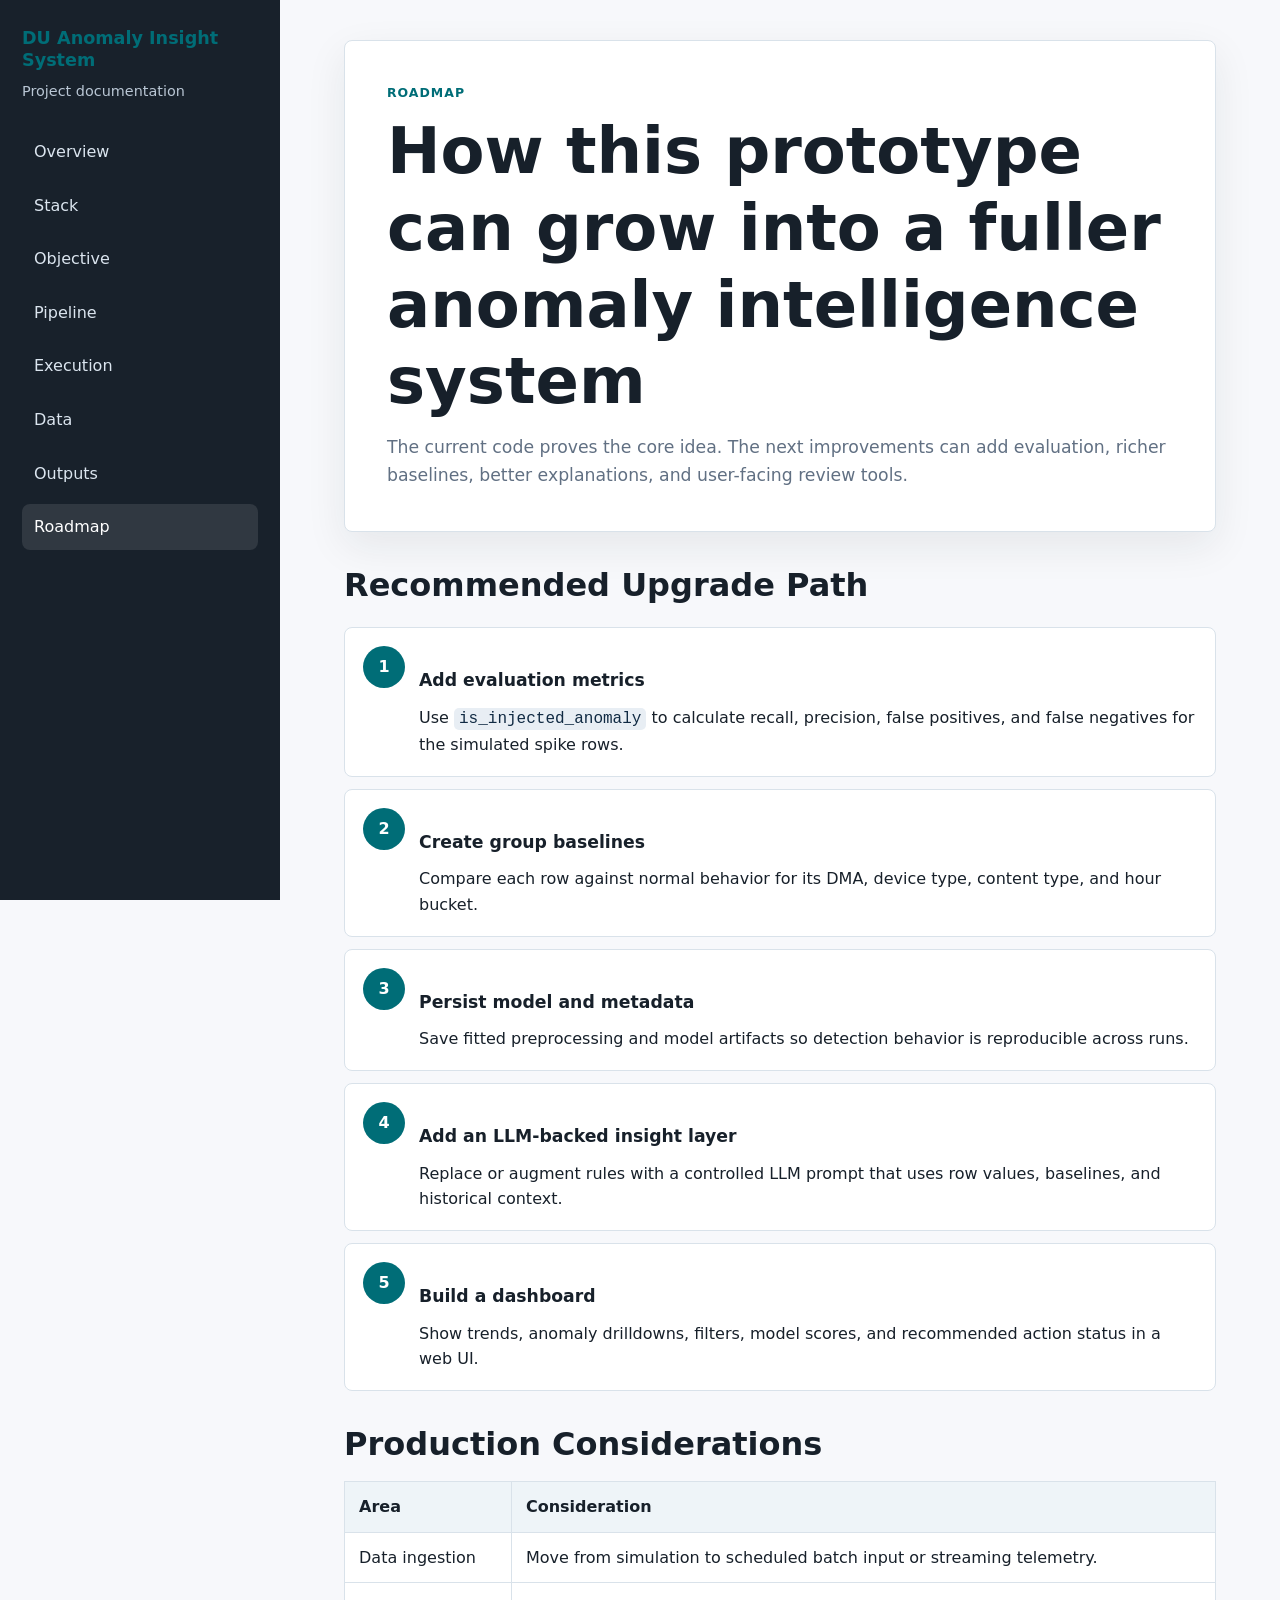
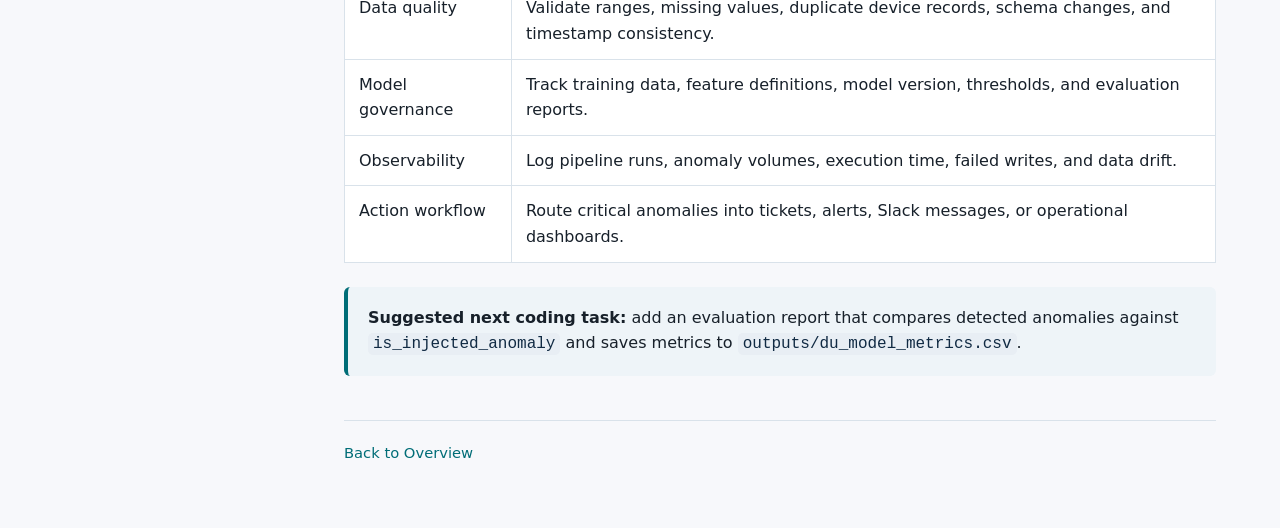
<file: documentation/roadmap.html>
<!doctype html>
<html lang="en">
  <head>
    <meta charset="utf-8">
    <meta name="viewport" content="width=device-width, initial-scale=1">
    <title>Roadmap and Upgrade Ideas</title>
    <link rel="stylesheet" href="assets/styles.css">
  </head>
  <body>
    <div class="shell">
      <aside class="sidebar">
        <a class="brand" href="index.html"><strong>DU Anomaly Insight System</strong><span>Project documentation</span></a>
        <nav class="nav" aria-label="Documentation">
          <a href="index.html">Overview</a>
          <a href="stack.html">Stack</a>
          <a href="objective.html">Objective</a>
          <a href="pipeline.html">Pipeline</a>
          <a href="execution.html">Execution</a>
          <a href="data.html">Data</a>
          <a href="outputs.html">Outputs</a>
          <a class="active" href="roadmap.html">Roadmap</a>
        </nav>
      </aside>
      <main class="content">
        <section class="hero">
          <p class="eyebrow">Roadmap</p>
          <h1>How this prototype can grow into a fuller anomaly intelligence system</h1>
          <p class="lead">The current code proves the core idea. The next improvements can add evaluation, richer baselines, better explanations, and user-facing review tools.</p>
        </section>

        <h2>Recommended Upgrade Path</h2>
        <div class="flow">
          <article class="flow-step">
            <div class="number">1</div>
            <div>
              <h3>Add evaluation metrics</h3>
              <p>Use <code>is_injected_anomaly</code> to calculate recall, precision, false positives, and false negatives for the simulated spike rows.</p>
            </div>
          </article>
          <article class="flow-step">
            <div class="number">2</div>
            <div>
              <h3>Create group baselines</h3>
              <p>Compare each row against normal behavior for its DMA, device type, content type, and hour bucket.</p>
            </div>
          </article>
          <article class="flow-step">
            <div class="number">3</div>
            <div>
              <h3>Persist model and metadata</h3>
              <p>Save fitted preprocessing and model artifacts so detection behavior is reproducible across runs.</p>
            </div>
          </article>
          <article class="flow-step">
            <div class="number">4</div>
            <div>
              <h3>Add an LLM-backed insight layer</h3>
              <p>Replace or augment rules with a controlled LLM prompt that uses row values, baselines, and historical context.</p>
            </div>
          </article>
          <article class="flow-step">
            <div class="number">5</div>
            <div>
              <h3>Build a dashboard</h3>
              <p>Show trends, anomaly drilldowns, filters, model scores, and recommended action status in a web UI.</p>
            </div>
          </article>
        </div>

        <h2>Production Considerations</h2>
        <table>
          <thead>
            <tr>
              <th>Area</th>
              <th>Consideration</th>
            </tr>
          </thead>
          <tbody>
            <tr><td>Data ingestion</td><td>Move from simulation to scheduled batch input or streaming telemetry.</td></tr>
            <tr><td>Data quality</td><td>Validate ranges, missing values, duplicate device records, schema changes, and timestamp consistency.</td></tr>
            <tr><td>Model governance</td><td>Track training data, feature definitions, model version, thresholds, and evaluation reports.</td></tr>
            <tr><td>Observability</td><td>Log pipeline runs, anomaly volumes, execution time, failed writes, and data drift.</td></tr>
            <tr><td>Action workflow</td><td>Route critical anomalies into tickets, alerts, Slack messages, or operational dashboards.</td></tr>
          </tbody>
        </table>

        <div class="callout">
          <strong>Suggested next coding task:</strong> add an evaluation report that compares detected anomalies against <code>is_injected_anomaly</code> and saves metrics to <code>outputs/du_model_metrics.csv</code>.
        </div>

        <p class="footer"><a href="index.html">Back to Overview</a></p>
      </main>
    </div>
  </body>
</html>
</file>
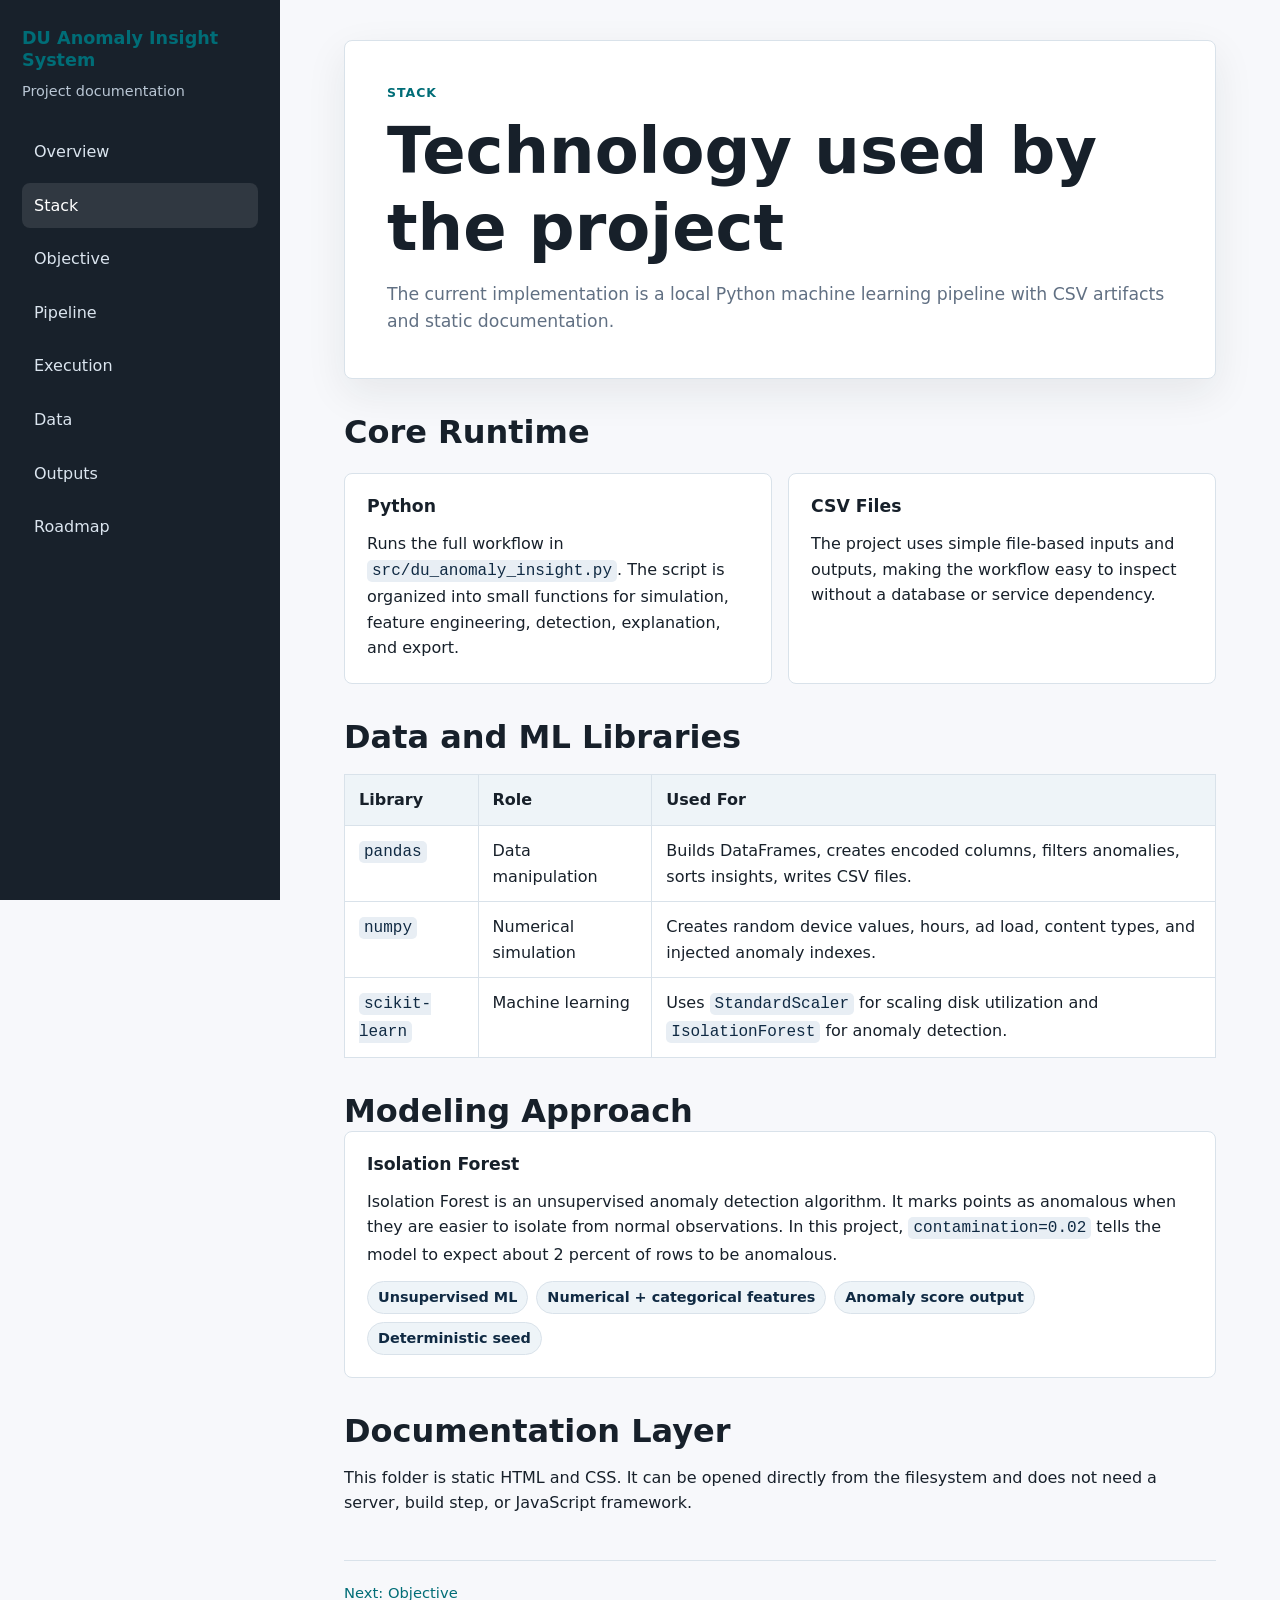
<file: documentation/stack.html>
<!doctype html>
<html lang="en">
  <head>
    <meta charset="utf-8">
    <meta name="viewport" content="width=device-width, initial-scale=1">
    <title>Technology Stack</title>
    <link rel="stylesheet" href="assets/styles.css">
  </head>
  <body>
    <div class="shell">
      <aside class="sidebar">
        <a class="brand" href="index.html"><strong>DU Anomaly Insight System</strong><span>Project documentation</span></a>
        <nav class="nav" aria-label="Documentation">
          <a href="index.html">Overview</a>
          <a class="active" href="stack.html">Stack</a>
          <a href="objective.html">Objective</a>
          <a href="pipeline.html">Pipeline</a>
          <a href="execution.html">Execution</a>
          <a href="data.html">Data</a>
          <a href="outputs.html">Outputs</a>
          <a href="roadmap.html">Roadmap</a>
        </nav>
      </aside>
      <main class="content">
        <section class="hero">
          <p class="eyebrow">Stack</p>
          <h1>Technology used by the project</h1>
          <p class="lead">The current implementation is a local Python machine learning pipeline with CSV artifacts and static documentation.</p>
        </section>

        <h2>Core Runtime</h2>
        <div class="grid two">
          <article class="card">
            <h3>Python</h3>
            <p>Runs the full workflow in <code>src/du_anomaly_insight.py</code>. The script is organized into small functions for simulation, feature engineering, detection, explanation, and export.</p>
          </article>
          <article class="card">
            <h3>CSV Files</h3>
            <p>The project uses simple file-based inputs and outputs, making the workflow easy to inspect without a database or service dependency.</p>
          </article>
        </div>

        <h2>Data and ML Libraries</h2>
        <table>
          <thead>
            <tr>
              <th>Library</th>
              <th>Role</th>
              <th>Used For</th>
            </tr>
          </thead>
          <tbody>
            <tr>
              <td><code>pandas</code></td>
              <td>Data manipulation</td>
              <td>Builds DataFrames, creates encoded columns, filters anomalies, sorts insights, writes CSV files.</td>
            </tr>
            <tr>
              <td><code>numpy</code></td>
              <td>Numerical simulation</td>
              <td>Creates random device values, hours, ad load, content types, and injected anomaly indexes.</td>
            </tr>
            <tr>
              <td><code>scikit-learn</code></td>
              <td>Machine learning</td>
              <td>Uses <code>StandardScaler</code> for scaling disk utilization and <code>IsolationForest</code> for anomaly detection.</td>
            </tr>
          </tbody>
        </table>

        <h2>Modeling Approach</h2>
        <div class="card">
          <h3>Isolation Forest</h3>
          <p>
            Isolation Forest is an unsupervised anomaly detection algorithm. It marks points as anomalous when they are easier to isolate from normal observations.
            In this project, <code>contamination=0.02</code> tells the model to expect about 2 percent of rows to be anomalous.
          </p>
          <div class="pill-row">
            <span class="pill">Unsupervised ML</span>
            <span class="pill">Numerical + categorical features</span>
            <span class="pill">Anomaly score output</span>
            <span class="pill">Deterministic seed</span>
          </div>
        </div>

        <h2>Documentation Layer</h2>
        <p>This folder is static HTML and CSS. It can be opened directly from the filesystem and does not need a server, build step, or JavaScript framework.</p>

        <p class="footer"><a href="objective.html">Next: Objective</a></p>
      </main>
    </div>
  </body>
</html>
</file>
<file: documentation/assets/styles.css>
:root {
  color-scheme: light;
  --bg: #f7f8fb;
  --surface: #ffffff;
  --surface-soft: #eef4f8;
  --text: #17202a;
  --muted: #617083;
  --line: #d9e2ea;
  --accent: #006d77;
  --accent-strong: #004c54;
  --good: #2f7d32;
  --warn: #a65f00;
  --danger: #b3261e;
  --code: #102a43;
  --shadow: 0 14px 40px rgba(23, 32, 42, 0.08);
}

* {
  box-sizing: border-box;
}

body {
  margin: 0;
  background: var(--bg);
  color: var(--text);
  font-family: Inter, ui-sans-serif, system-ui, -apple-system, BlinkMacSystemFont, "Segoe UI", sans-serif;
  line-height: 1.6;
}

a {
  color: var(--accent);
  text-decoration: none;
}

a:hover {
  color: var(--accent-strong);
  text-decoration: underline;
}

.shell {
  min-height: 100vh;
  display: grid;
  grid-template-columns: 280px 1fr;
}

.sidebar {
  position: sticky;
  top: 0;
  height: 100vh;
  padding: 28px 22px;
  background: #18212b;
  color: #f8fafc;
  overflow: auto;
}

.brand {
  display: block;
  margin-bottom: 26px;
}

.brand strong {
  display: block;
  font-size: 1.1rem;
  line-height: 1.25;
}

.brand span {
  display: block;
  margin-top: 8px;
  color: #b9c6d4;
  font-size: 0.9rem;
}

.nav {
  display: grid;
  gap: 8px;
}

.nav a {
  display: block;
  padding: 10px 12px;
  border-radius: 8px;
  color: #dbe5ef;
}

.nav a:hover,
.nav a.active {
  background: rgba(255, 255, 255, 0.1);
  color: #ffffff;
  text-decoration: none;
}

.content {
  width: min(1120px, 100%);
  padding: 40px clamp(20px, 5vw, 64px) 64px;
}

.hero {
  padding: 42px;
  border: 1px solid var(--line);
  border-radius: 8px;
  background: var(--surface);
  box-shadow: var(--shadow);
}

.eyebrow {
  margin: 0 0 10px;
  color: var(--accent);
  font-size: 0.78rem;
  font-weight: 800;
  letter-spacing: 0.08em;
  text-transform: uppercase;
}

h1,
h2,
h3 {
  margin: 0;
  line-height: 1.2;
}

h1 {
  max-width: 880px;
  font-size: clamp(2rem, 5vw, 4rem);
}

h2 {
  margin-top: 34px;
  font-size: clamp(1.45rem, 3vw, 2rem);
}

h3 {
  margin-top: 24px;
  font-size: 1.08rem;
}

p {
  margin: 14px 0 0;
}

.lead {
  max-width: 820px;
  color: var(--muted);
  font-size: 1.08rem;
}

.grid {
  display: grid;
  gap: 16px;
  margin-top: 22px;
}

.grid.two {
  grid-template-columns: repeat(2, minmax(0, 1fr));
}

.grid.three {
  grid-template-columns: repeat(3, minmax(0, 1fr));
}

.card {
  padding: 22px;
  border: 1px solid var(--line);
  border-radius: 8px;
  background: var(--surface);
}

.card h3 {
  margin-top: 0;
}

.metric {
  display: block;
  margin-bottom: 8px;
  color: var(--accent-strong);
  font-size: 2rem;
  font-weight: 800;
  line-height: 1;
}

.pill-row {
  display: flex;
  flex-wrap: wrap;
  gap: 8px;
  margin-top: 14px;
}

.pill {
  display: inline-flex;
  align-items: center;
  min-height: 30px;
  padding: 4px 10px;
  border: 1px solid var(--line);
  border-radius: 999px;
  background: var(--surface-soft);
  color: var(--code);
  font-size: 0.9rem;
  font-weight: 650;
}

.flow {
  display: grid;
  gap: 12px;
  margin-top: 22px;
}

.flow-step {
  display: grid;
  grid-template-columns: 42px 1fr;
  gap: 14px;
  align-items: start;
  padding: 18px;
  border: 1px solid var(--line);
  border-radius: 8px;
  background: var(--surface);
}

.number {
  display: grid;
  width: 42px;
  height: 42px;
  place-items: center;
  border-radius: 50%;
  background: var(--accent);
  color: #ffffff;
  font-weight: 800;
}

.callout {
  margin-top: 24px;
  padding: 18px 20px;
  border-left: 4px solid var(--accent);
  border-radius: 6px;
  background: var(--surface-soft);
}

code,
pre {
  font-family: "SFMono-Regular", Consolas, "Liberation Mono", monospace;
}

code {
  padding: 2px 5px;
  border-radius: 5px;
  background: #e8eef4;
  color: var(--code);
}

pre {
  overflow: auto;
  margin: 18px 0 0;
  padding: 16px;
  border-radius: 8px;
  background: #12202c;
  color: #eef7ff;
  line-height: 1.5;
}

table {
  width: 100%;
  margin-top: 18px;
  border-collapse: collapse;
  background: var(--surface);
}

th,
td {
  padding: 12px 14px;
  border: 1px solid var(--line);
  text-align: left;
  vertical-align: top;
}

th {
  background: var(--surface-soft);
}

.status-good {
  color: var(--good);
  font-weight: 750;
}

.status-warn {
  color: var(--warn);
  font-weight: 750;
}

.status-danger {
  color: var(--danger);
  font-weight: 750;
}

.footer {
  margin-top: 44px;
  padding-top: 20px;
  border-top: 1px solid var(--line);
  color: var(--muted);
  font-size: 0.92rem;
}

@media (max-width: 860px) {
  .shell {
    grid-template-columns: 1fr;
  }

  .sidebar {
    position: static;
    height: auto;
  }

  .nav {
    grid-template-columns: repeat(2, minmax(0, 1fr));
  }

  .hero {
    padding: 28px;
  }

  .grid.two,
  .grid.three {
    grid-template-columns: 1fr;
  }
}

@media (max-width: 520px) {
  .nav {
    grid-template-columns: 1fr;
  }

  .content {
    padding-inline: 16px;
  }

  .hero {
    padding: 22px;
  }

  .flow-step {
    grid-template-columns: 1fr;
  }
}
</file>
